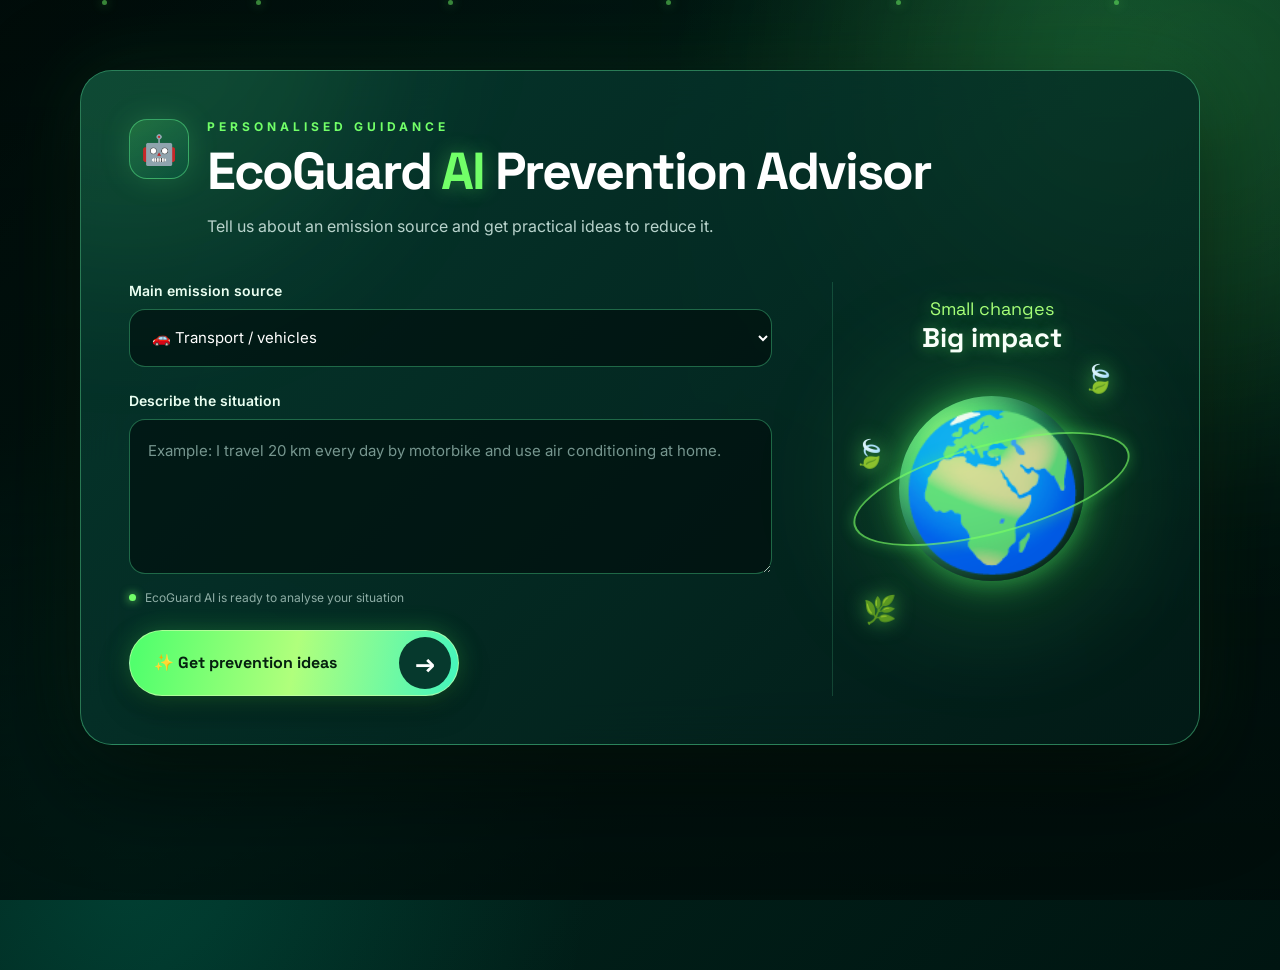
<file: ai-carbon-analyzer.html>
<!DOCTYPE html>
<html lang="en">
<head>
    <meta charset="UTF-8">
    <meta name="viewport" content="width=device-width, initial-scale=1.0">

    <title>EcoGuard AI Prevention Advisor</title>

    <!-- =====================================================
         GOOGLE FONTS
    ====================================================== -->

    <link rel="preconnect" href="https://fonts.googleapis.com">

    <link rel="preconnect"
          href="https://fonts.gstatic.com"
          crossorigin>

    <link href="https://fonts.googleapis.com/css2?family=Inter:wght@400;500;600;700;800&family=Space+Grotesk:wght@400;500;600;700&display=swap"
          rel="stylesheet">


    <!-- =====================================================
         CSS
    ====================================================== -->

    <style>

        /* =================================================
           GLOBAL
        ================================================= */

        * {
            margin: 0;
            padding: 0;
            box-sizing: border-box;
        }

        :root {
            --green: #72ff68;
            --green-2: #a8ff78;
            --cyan: #36f5d0;

            --dark: #01110e;
            --dark-2: #02241d;

            --white: #ffffff;
            --muted: #b8d3cc;

            --glass: rgba(3, 42, 35, 0.72);

            --border: rgba(100, 255, 170, 0.40);
        }


        body {

            min-height: 100vh;

            font-family: "Inter", sans-serif;

            color: var(--white);

            overflow-x: hidden;

            background:

                radial-gradient(
                    circle at 85% 10%,
                    rgba(90, 255, 120, 0.20),
                    transparent 30%
                ),

                radial-gradient(
                    circle at 10% 90%,
                    rgba(0, 240, 190, 0.15),
                    transparent 32%
                ),

                linear-gradient(
                    135deg,
                    #010b09,
                    #01221b 50%,
                    #001511
                );

            position: relative;
        }


        /* =================================================
           CINEMATIC BACKGROUND
        ================================================= */

        body::before {

            content: "";

            position: fixed;

            inset: 0;

            z-index: -3;

            background:

                linear-gradient(
                    rgba(0, 15, 12, 0.30),
                    rgba(0, 12, 10, 0.78)
                );

            pointer-events: none;
        }


        /* Large atmospheric glow */

        body::after {

            content: "";

            position: fixed;

            width: 650px;
            height: 650px;

            right: -250px;
            top: -250px;

            border-radius: 50%;

            background: rgba(85, 255, 110, 0.16);

            filter: blur(130px);

            z-index: -2;

            animation: backgroundGlow 8s ease-in-out infinite alternate;
        }


        @keyframes backgroundGlow {

            0% {
                transform: translate(0, 0) scale(1);
                opacity: .45;
            }

            100% {
                transform: translate(-100px, 100px) scale(1.2);
                opacity: .9;
            }
        }


        /* =================================================
           FLOATING PARTICLES
        ================================================= */

        .particles {

            position: fixed;

            inset: 0;

            pointer-events: none;

            z-index: -1;

            overflow: hidden;
        }


        .particle {

            position: absolute;

            width: 5px;
            height: 5px;

            border-radius: 50%;

            background: var(--green);

            box-shadow:
                0 0 12px var(--green);

            opacity: .5;

            animation: particleMove linear infinite;
        }


        .particle:nth-child(1) {
            left: 8%;
            animation-duration: 12s;
            animation-delay: 1s;
        }

        .particle:nth-child(2) {
            left: 20%;
            animation-duration: 17s;
            animation-delay: 3s;
        }

        .particle:nth-child(3) {
            left: 35%;
            animation-duration: 14s;
            animation-delay: 2s;
        }

        .particle:nth-child(4) {
            left: 52%;
            animation-duration: 19s;
            animation-delay: 4s;
        }

        .particle:nth-child(5) {
            left: 70%;
            animation-duration: 15s;
            animation-delay: 1s;
        }

        .particle:nth-child(6) {
            left: 87%;
            animation-duration: 18s;
            animation-delay: 5s;
        }


        @keyframes particleMove {

            0% {
                top: 110%;
                transform: translateX(0);
                opacity: 0;
            }

            20% {
                opacity: .5;
            }

            80% {
                opacity: .5;
            }

            100% {
                top: -10%;
                transform: translateX(80px);
                opacity: 0;
            }
        }


        /* =================================================
           MAIN CARD
        ================================================= */

        .ai-advisor {

            width: min(1120px, 92%);

            margin: 70px auto;

            padding: 48px;

            position: relative;

            border-radius: 32px;

            background:

                linear-gradient(
                    135deg,
                    rgba(7, 66, 54, .78),
                    rgba(2, 29, 25, .78)
                );

            border: 1px solid var(--border);

            backdrop-filter: blur(25px);

            -webkit-backdrop-filter: blur(25px);

            box-shadow:

                0 30px 100px rgba(0, 0, 0, .65),

                0 0 80px rgba(80, 255, 130, .10);

            overflow: hidden;
        }


        /* Animated shine */

        .ai-advisor::before {

            content: "";

            position: absolute;

            width: 500px;
            height: 500px;

            top: -300px;
            left: -200px;

            background: rgba(100, 255, 130, .10);

            border-radius: 50%;

            filter: blur(80px);

            animation: cardGlow 7s ease-in-out infinite alternate;
        }


        @keyframes cardGlow {

            to {
                transform: translate(800px, 500px);
            }
        }


        /* =================================================
           HEADER
        ================================================= */

        .advisor-heading {

            display: flex;

            align-items: flex-start;

            gap: 18px;

            position: relative;

            z-index: 2;

            margin-bottom: 42px;
        }


        .robot-icon {

            width: 60px;
            height: 60px;

            flex-shrink: 0;

            display: grid;

            place-items: center;

            border-radius: 18px;

            font-size: 29px;

            background:

                linear-gradient(
                    145deg,
                    rgba(100, 255, 120, .22),
                    rgba(0, 255, 200, .07)
                );

            border: 1px solid rgba(100, 255, 150, .45);

            box-shadow:

                0 0 30px rgba(100, 255, 120, .18);

            animation: robotPulse 3s ease-in-out infinite;
        }


        @keyframes robotPulse {

            0%,100% {
                box-shadow:
                    0 0 20px rgba(100,255,120,.12);
            }

            50% {
                box-shadow:
                    0 0 40px rgba(100,255,120,.35);
            }
        }


        .section-tag {

            color: var(--green);

            font-size: 12px;

            font-weight: 700;

            letter-spacing: 4px;

            text-transform: uppercase;

            margin-bottom: 10px;
        }


        .advisor-heading h1 {

            font-family: "Space Grotesk", sans-serif;

            font-size: clamp(32px, 5vw, 52px);

            line-height: 1.05;

            letter-spacing: -2px;

            margin-bottom: 14px;
        }


        .ai-text {

            color: var(--green);

            text-shadow:
                0 0 20px rgba(100, 255, 100, .4);
        }


        .description {

            color: var(--muted);

            font-size: 16px;

            line-height: 1.7;

            max-width: 800px;
        }


        /* =================================================
           CONTENT
        ================================================= */

        .advisor-content {

            display: grid;

            grid-template-columns: 1.35fr .65fr;

            gap: 40px;

            position: relative;

            z-index: 2;
        }


        /* =================================================
           FORM
        ================================================= */

        .form-area {

            padding-right: 20px;
        }


        .form-group {

            margin-bottom: 25px;
        }


        label {

            display: block;

            color: #eafff2;

            font-size: 14px;

            font-weight: 600;

            margin-bottom: 10px;
        }


        select,
        textarea {

            width: 100%;

            border: 1px solid rgba(90, 255, 170, .35);

            border-radius: 16px;

            background: rgba(0, 15, 13, .65);

            color: white;

            outline: none;

            font-family: "Inter", sans-serif;

            transition: .3s ease;
        }


        select {

            height: 58px;

            padding: 0 18px;

            font-size: 15px;

            cursor: pointer;
        }


        textarea {

            min-height: 155px;

            padding: 18px;

            resize: vertical;

            font-size: 15px;

            line-height: 1.7;
        }


        textarea::placeholder {

            color: #76968f;
        }


        select:focus,
        textarea:focus {

            border-color: var(--green);

            box-shadow:

                0 0 0 3px rgba(100,255,100,.08),

                0 0 30px rgba(70,255,150,.13);
        }


        /* =================================================
           AI STATUS
        ================================================= */

        .ai-status {

            display: flex;

            align-items: center;

            gap: 9px;

            margin-top: 12px;

            color: #8eaea6;

            font-size: 12px;
        }


        .status-dot {

            width: 7px;
            height: 7px;

            border-radius: 50%;

            background: var(--green);

            box-shadow:
                0 0 10px var(--green);

            animation: statusBlink 1.5s infinite;
        }


        @keyframes statusBlink {

            50% {
                opacity: .25;
            }
        }


        /* =================================================
           INNOVATIVE BUTTON
        ================================================= */

        .main-btn {

            width: 330px;

            max-width: 100%;

            height: 66px;

            border: 1px solid rgba(200,255,170,.7);

            border-radius: 50px;

            padding: 6px 7px 6px 24px;

            display: flex;

            align-items: center;

            justify-content: space-between;

            gap: 20px;

            cursor: pointer;

            font-family: "Space Grotesk", sans-serif;

            font-size: 16px;

            font-weight: 700;

            color: #05200f;

            background:

                linear-gradient(
                    100deg,
                    #4cff6c,
                    #b0ff7c,
                    #43f5bd
                );

            box-shadow:

                0 0 25px rgba(80,255,100,.25),

                0 12px 30px rgba(0,0,0,.35);

            position: relative;

            overflow: hidden;

            transition: .35s ease;
        }


        .main-btn::before {

            content: "";

            position: absolute;

            width: 80px;
            height: 180px;

            left: -120px;
            top: -60px;

            background: rgba(255,255,255,.7);

            transform: rotate(25deg);

            filter: blur(15px);

            transition: .7s ease;
        }


        .main-btn:hover {

            transform: translateY(-4px) scale(1.02);

            box-shadow:

                0 0 45px rgba(80,255,100,.42),

                0 18px 40px rgba(0,0,0,.4);
        }


        .main-btn:hover::before {

            left: 120%;
        }


        .button-text {

            position: relative;

            z-index: 2;
        }


        .button-arrow {

            width: 52px;
            height: 52px;

            border-radius: 50%;

            display: grid;

            place-items: center;

            background: #06392d;

            color: white;

            font-size: 25px;

            position: relative;

            z-index: 2;

            transition: .35s ease;
        }


        .main-btn:hover .button-arrow {

            transform: rotate(-45deg);

            background: #021f18;
        }


        /* =================================================
           ECO VISUAL
        ================================================= */

        .eco-visual {

            min-height: 390px;

            position: relative;

            display: flex;

            justify-content: center;

            align-items: center;

            border-left: 1px solid rgba(100,255,180,.16);
        }


        .eco-title {

            position: absolute;

            top: 15px;

            text-align: center;

            color: var(--green-2);

            font-family: "Space Grotesk", sans-serif;

            font-size: 18px;

            line-height: 1.3;

            text-shadow:
                0 0 15px rgba(100,255,100,.45);
        }


        .eco-title strong {

            display: block;

            color: white;

            font-size: 27px;
        }


        /* =================================================
           EARTH
        ================================================= */

        .earth-glow {

            position: absolute;

            width: 250px;
            height: 250px;

            border-radius: 50%;

            background: rgba(80,255,100,.17);

            filter: blur(55px);

            animation: earthGlow 3s ease-in-out infinite;
        }


        @keyframes earthGlow {

            0%,100% {
                transform: scale(.9);
                opacity: .5;
            }

            50% {
                transform: scale(1.15);
                opacity: .9;
            }
        }


        .earth {

            width: 185px;
            height: 185px;

            border-radius: 50%;

            position: relative;

            z-index: 2;

            background:

                radial-gradient(
                    circle at 32% 27%,
                    #b8ff83,
                    #42ce76 22%,
                    #087e70 52%,
                    #033c42 73%,
                    #001916 100%
                );

            box-shadow:

                inset -28px -25px 45px rgba(0,0,0,.62),

                inset 15px 12px 30px rgba(170,255,130,.35),

                0 0 35px rgba(80,255,100,.5);

            animation: earthFloat 5s ease-in-out infinite;
        }


        @keyframes earthFloat {

            0%,100% {
                transform: translateY(0);
            }

            50% {
                transform: translateY(-14px);
            }
        }


        /* Earth detail */

        .earth::before {

            content: "🌍";

            position: absolute;

            inset: 0;

            display: grid;

            place-items: center;

            font-size: 150px;

            filter:
                saturate(1.25)
                drop-shadow(0 0 12px rgba(100,255,100,.3));

            opacity: .88;
        }


        /* =================================================
           ORBIT
        ================================================= */

        .orbit {

            position: absolute;

            width: 285px;

            height: 90px;

            border-radius: 50%;

            border: 2px solid rgba(120,255,100,.65);

            transform: rotate(-15deg);

            box-shadow:

                0 0 15px rgba(80,255,100,.3);

            z-index: 3;

            animation: orbitRotate 7s linear infinite;
        }


        @keyframes orbitRotate {

            from {
                transform: rotate(-15deg);
            }

            to {
                transform: rotate(345deg);
            }
        }


        /* =================================================
           FLOATING LEAVES
        ================================================= */

        .leaf {

            position: absolute;

            font-size: 27px;

            z-index: 4;

            filter:
                drop-shadow(0 0 10px rgba(100,255,100,.6));

            animation: leafFloat 4s ease-in-out infinite;
        }


        .leaf-1 {
            top: 80px;
            right: 35px;
        }


        .leaf-2 {
            bottom: 70px;
            left: 30px;

            animation-delay: 1s;
        }


        .leaf-3 {
            top: 155px;
            left: 20px;

            animation-delay: 2s;
        }


        @keyframes leafFloat {

            0%,100% {
                transform: translateY(0) rotate(0);
            }

            50% {
                transform: translateY(-15px) rotate(12deg);
            }
        }


        /* =================================================
           LOADING
        ================================================= */

        .loading {

            display: flex;

            align-items: center;

            gap: 12px;

            color: var(--green);

            padding: 15px 0;

            font-size: 14px;
        }


        .loading-dots {

            display: flex;

            gap: 5px;
        }


        .loading-dots span {

            width: 6px;
            height: 6px;

            background: var(--green);

            border-radius: 50%;

            animation: loadingDots 1s infinite;
        }


        .loading-dots span:nth-child(2) {
            animation-delay: .15s;
        }

        .loading-dots span:nth-child(3) {
            animation-delay: .3s;
        }


        @keyframes loadingDots {

            0%,100% {
                opacity: .2;
                transform: translateY(0);
            }

            50% {
                opacity: 1;
                transform: translateY(-5px);
            }
        }


        /* =================================================
           RESULT
        ================================================= */

        .advisor-result {

            margin-top: 35px;

            padding: 28px;

            border-radius: 20px;

            background: rgba(0,20,16,.75);

            border: 1px solid rgba(80,255,150,.3);

            border-left: 4px solid var(--green);

            position: relative;

            z-index: 4;

            animation: resultIn .5s ease;
        }


        @keyframes resultIn {

            from {
                opacity: 0;
                transform: translateY(20px);
            }

            to {
                opacity: 1;
                transform: translateY(0);
            }
        }


        .advisor-result h2 {

            color: var(--green);

            font-family: "Space Grotesk", sans-serif;

            margin-bottom: 18px;
        }


        .advisor-result p {

            color: var(--muted);

            line-height: 1.8;

            margin-bottom: 12px;
        }


        .advisor-result ul {

            padding-left: 22px;

            margin: 15px 0;
        }


        .advisor-result li {

            color: var(--muted);

            line-height: 1.8;

            margin-bottom: 7px;
        }


        .advisor-note {

            color: var(--green-2) !important;

            font-size: 13px;
        }


        /* =================================================
           MOBILE
        ================================================= */

        @media(max-width: 850px) {

            .ai-advisor {

                margin: 25px auto;

                padding: 30px 22px;
            }


            .advisor-content {

                grid-template-columns: 1fr;
            }


            .form-area {

                padding-right: 0;
            }


            .eco-visual {

                border-left: none;

                border-top: 1px solid rgba(100,255,180,.16);

                margin-top: 15px;

                padding-top: 25px;
            }
        }


        @media(max-width: 550px) {

            .advisor-heading {

                gap: 12px;
            }


            .robot-icon {

                width: 48px;
                height: 48px;

                font-size: 22px;
            }


            .advisor-heading h1 {

                font-size: 30px;

                letter-spacing: -1px;
            }


            .section-tag {

                font-size: 9px;

                letter-spacing: 2px;
            }


            .description {

                font-size: 14px;
            }


            .main-btn {

                width: 100%;
            }


            .eco-visual {

                min-height: 330px;
            }
        }

    </style>

</head>


<body>


<!-- =====================================================
     FLOATING PARTICLES
====================================================== -->

<div class="particles">

    <span class="particle"></span>
    <span class="particle"></span>
    <span class="particle"></span>
    <span class="particle"></span>
    <span class="particle"></span>
    <span class="particle"></span>

</div>



<!-- =====================================================
     MAIN AI ADVISOR
====================================================== -->

<section class="ai-advisor">


    <!-- HEADER -->

    <div class="advisor-heading">


        <div class="robot-icon">
            🤖
        </div>


        <div>

            <p class="section-tag">
                PERSONALISE​D GUIDANCE
            </p>


            <h1>
                EcoGuard
                <span class="ai-text">AI</span>
                Prevention Advisor
            </h1>


            <p class="description">

                Tell us about an emission source and get
                practical ideas to reduce it.

            </p>

        </div>

    </div>



    <!-- CONTENT -->

    <div class="advisor-content">


        <!-- =================================================
             FORM
        ================================================== -->

        <div class="form-area">


            <form id="carbonAdvisorForm">


                <div class="form-group">

                    <label for="emissionSource">
                        Main emission source
                    </label>


                    <select
                        id="emissionSource"
                        required
                    >

                        <option value="transport">
                            🚗 Transport / vehicles
                        </option>

                        <option value="electricity">
                            ⚡ Home electricity
                        </option>

                        <option value="waste">
                            ♻️ Waste and plastic
                        </option>

                        <option value="food">
                            🌱 Food and agriculture
                        </option>

                        <option value="industry">
                            🏭 Factory / industry
                        </option>

                    </select>

                </div>



                <div class="form-group">

                    <label for="carbonQuestion">
                        Describe the situation
                    </label>


                    <textarea
                        id="carbonQuestion"
                        maxlength="500"
                        placeholder="Example: I travel 20 km every day by motorbike and use air conditioning at home."
                        required
                    ></textarea>


                    <div class="ai-status">

                        <span class="status-dot"></span>

                        EcoGuard AI is ready to analyse your situation

                    </div>

                </div>



                <!-- BUTTON -->

                <button
                    class="main-btn"
                    type="submit"
                >

                    <span class="button-text">
                        ✨ Get prevention ideas
                    </span>


                    <span class="button-arrow">
                        →
                    </span>

                </button>


            </form>

        </div>



        <!-- =================================================
             ECO VISUAL
        ================================================== -->

        <div class="eco-visual">


            <div class="eco-title">

                Small changes

                <strong>
                    Big impact
                </strong>

            </div>


            <div class="earth-glow"></div>


            <div class="earth"></div>


            <div class="orbit"></div>


            <div class="leaf leaf-1">
                🍃
            </div>

            <div class="leaf leaf-2">
                🌿
            </div>

            <div class="leaf leaf-3">
                🍃
            </div>


        </div>

    </div>



    <!-- =================================================
         RESULT
    ================================================== -->

    <div
        id="advisorResult"
        class="advisor-result"
        hidden
    >

        <h2>
            🌱 Your Carbon-Reduction Plan
        </h2>


        <div id="advisorText"></div>

    </div>


</section>



<!-- =====================================================
     JAVASCRIPT
====================================================== -->

<script>


/* =====================================================
   ELEMENTS
===================================================== */

const form =
    document.getElementById("carbonAdvisorForm");

const result =
    document.getElementById("advisorResult");

const resultText =
    document.getElementById("advisorText");


/* =====================================================
   PREVENTION DATABASE
===================================================== */

const preventionIdeas = {

    transport: {

        title: "Transport Emission Reduction",

        ideas: [

            "Walk or cycle for short journeys whenever possible.",

            "Use public transport, carpooling, or combine several errands into one trip.",

            "Keep vehicle tyres correctly inflated and maintain the engine regularly.",

            "Avoid unnecessary idling because it wastes fuel.",

            "When replacing a vehicle, consider a fuel-efficient or electric option."

        ]

    },


    electricity: {

        title: "Home Electricity Reduction",

        ideas: [

            "Switch off lights, fans, chargers, and appliances when they are not being used.",

            "Replace traditional bulbs with energy-efficient LED lighting.",

            "Use energy-efficient appliances where possible.",

            "Keep air-conditioning filters clean and avoid unnecessarily low temperatures.",

            "Consider rooftop solar power if it is practical for your home."

        ]

    },


    waste: {

        title: "Waste & Plastic Reduction",

        ideas: [

            "Avoid unnecessary single-use plastic products.",

            "Carry reusable bags, bottles, and food containers.",

            "Separate recyclable, organic, and general waste.",

            "Compost suitable food waste instead of sending it to landfill.",

            "Repair, reuse, donate, or recycle products before replacing them."

        ]

    },


    food: {

        title: "Food & Agriculture Reduction",

        ideas: [

            "Include more plant-based meals in your weekly diet.",

            "Choose seasonal food when practical.",

            "Plan meals carefully to reduce food waste.",

            "Store leftovers properly so they can be used later.",

            "Compost unavoidable organic food waste where facilities are available."

        ]

    },


    industry: {

        title: "Industrial Emission Reduction",

        ideas: [

            "Measure electricity and fuel consumption to identify major emission sources.",

            "Regularly maintain motors, boilers, pumps, and industrial machinery.",

            "Improve production efficiency to reduce energy consumed per product.",

            "Consider renewable energy and waste-heat recovery where practical.",

            "Reduce material waste and recycle suitable production by-products."

        ]

    }

};



/* =====================================================
   SAFE HTML FUNCTION
===================================================== */

function escapeHTML(text) {

    return text
        .replace(/&/g, "&amp;")
        .replace(/</g, "&lt;")
        .replace(/>/g, "&gt;")
        .replace(/"/g, "&quot;")
        .replace(/'/g, "&#039;");

}



/* =====================================================
   FORM SUBMIT
===================================================== */

form.addEventListener("submit", function(event) {

    event.preventDefault();


    const source =
        document.getElementById("emissionSource").value;


    const situation =
        document
            .getElementById("carbonQuestion")
            .value
            .trim();


    if (!situation) {

        return;

    }


    const data =
        preventionIdeas[source];


    /* Show AI loading */

    result.hidden = false;


    resultText.innerHTML = `

        <div class="loading">

            <span>🤖 EcoGuard AI is analysing your situation</span>

            <div class="loading-dots">

                <span></span>
                <span></span>
                <span></span>

            </div>

        </div>

    `;


    result.scrollIntoView({

        behavior: "smooth",

        block: "nearest"

    });


    /* Simulate AI analysis */

    setTimeout(function() {


        const safeSituation =
            escapeHTML(situation);


        resultText.innerHTML = `

            <p>

                <strong>
                    Situation analysed:
                </strong>

                ${safeSituation}

            </p>


            <p>

                <strong>
                    ${data.title}
                </strong>

            </p>


            <p>
                Based on the emission source you selected,
                EcoGuard recommends these practical actions:
            </p>


            <ul>

                ${data.ideas
                    .map(idea => `<li>${idea}</li>`)
                    .join("")}

            </ul>


            <p class="advisor-note">

                🌍 AI recommendation:
                Start with one or two changes that are
                realistic for your daily routine.
                Consistent small actions can create a
                meaningful reduction in emissions.

            </p>

        `;


    }, 1200);

});


</script>

</body>
</html>
</file>
